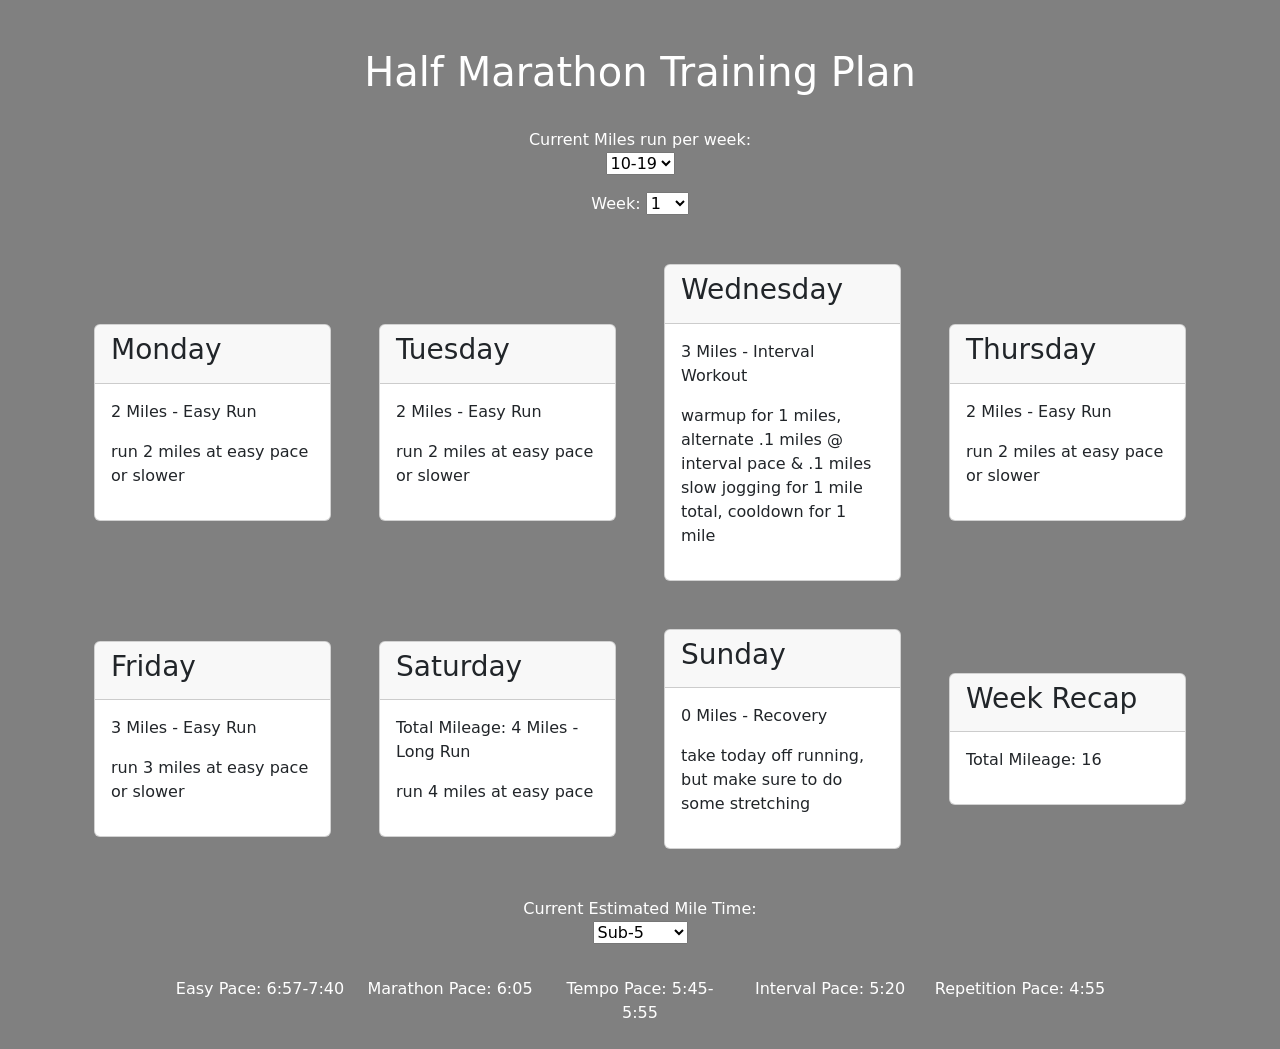
<file: index.html>
<!DOCTYPE html>
<html lang="en">
  <head>
    <meta charset="UTF-8">
    <meta name="viewport" content="width=device-width, initial-scale=1.0">
    <meta http-equiv="X-UA-Compatible" content="ie=edge">
    <title>Running Plans</title>
    <link href="https://cdn.jsdelivr.net/npm/bootstrap@5.3.2/dist/css/bootstrap.min.css" rel="stylesheet" integrity="sha384-T3c6CoIi6uLrA9TneNEoa7RxnatzjcDSCmG1MXxSR1GAsXEV/Dwwykc2MPK8M2HN" crossorigin="anonymous">
    <link rel="stylesheet" href="styles.css">
  </head>
  <body>
    <div class="container">
        <header class="text-center mt-5">
            <h1 class="text-white">Half Marathon Training Plan</h1>
        </header>
        <div class="row justify-content-center">
            <div class="col-md-3 pt-4 pb-2 text-center">
                <label class="text-white">Current Miles run per week: </label>
                <select id="current-miles-per-week" onchange="changeWeeklyDisplay(week.value, plan.value)">
                    <option value="0">10-19</option>
                    <option value="1">20-29</option>
                    <option value="2">30-39</option>
                    <option value="3">40-59</option>
                    <option value="4">60+</option>
                </select>
            </div>
        </div>
        <div class="row justify-content-center">
            <div class="col-md-3 pb-4 pt-2 text-center">
                <label class="text-white">Week: </label>
                <select id="week" onchange="changeWeeklyDisplay(week.value, plan.value)">
                    <option>1</option>
                    <option>2</option>
                    <option>3</option>
                    <option>4</option>
                    <option>5</option>
                    <option>6</option>
                    <option>7</option>
                    <option>8</option>
                    <option>9</option>
                    <option>10</option>
                    <option>11</option>
                    <option>12</option>
                </select>
            </div>
        </div>
    </div>
    <div id="full-output" class="container">
        <div class="row">
            <div class="col">
            </div>
        </div>
        <div class="row equal-height-row d-flex flex-wrap align-items-center">
            <div class="col-lg-3 col-md-6 p-4 d-flex flex-column justify-content-between">
                <div class="daily-plan card col" id="monday">
                    <div class="card-header">
                        <h3>Monday</h3>
                    </div>
                    <div class="card-body">
                        <p><span class="daily-mileage" id="monday-miles"></span> Miles - <span class="daily-workout-type" id="monday-workout-type"></span></p>
                        <p><span class="daily-instructions" id="monday-instructions"></span></p>
                    </div>
                </div>
            </div>
            <div class="col-lg-3 col-md-6 p-4 d-flex flex-column justify-content-between">
                <div class="daily-plan card col" id="tuesday">
                    <div class="card-header">
                        <h3>Tuesday</h3>
                    </div>
                    <div class="card-body">
                        <p><span class="daily-mileage" id="tuesday-miles"></span> Miles - <span class="daily-workout-type" id="tuesday-workout-type"></span></p>
                        <p><span class="daily-instructions" id="tuesday-instructions"></span></p>
                    </div>
                </div>
            </div>
            <div class="col-lg-3 col-md-6 p-4 d-flex flex-column justify-content-between">
                <div class="daily-plan card col" id="wednesday">
                    <div class="card-header">
                        <h3>Wednesday</h3>
                    </div>
                    <div class="card-body">
                        <p><span class="daily-mileage" id="wednesday-miles"></span> Miles - <span class="daily-workout-type" id="wednesday-workout-type"></span></p>
                        <p><span class="daily-instructions" id="wednesday-instructions"></span></p>
                    </div>
                </div>
            </div>
            <div class="col-lg-3 col-md-6 p-4 d-flex flex-column justify-content-between">
                <div class="daily-plan card" id="thursday">
                    <div class="card-header">
                        <h3>Thursday</h3>
                    </div>
                    <div class="card-body">
                        <p><span class="daily-mileage" id="thursday-miles"></span> Miles - <span class="daily-workout-type" id="thursday-workout-type"></span></p>
                        <p><span class="daily-instructions" id="thursday-instructions"></span></p>
                    </div>
                </div>
            </div>
        </div>
        <div class="row equal-height-row d-flex flex-wrap align-items-center">
            <div class="col-lg-3 col-md-6 p-4 d-flex flex-column justify-content-between">
                <div class="daily-plan card" id="friday">
                    <div class="card-header">
                        <h3>Friday</h3>
                    </div>
                    <div class="card-body">
                        <p><span class="daily-mileage" id="friday-miles"></span> Miles - <span class="daily-workout-type" id="friday-workout-type"></span></p>
                        <p><span class="daily-instructions" id="friday-instructions"></span></p>
                    </div>
                </div>
            </div>
            <div class="col-lg-3 col-md-6 p-4 d-flex flex-column justify-content-between">
                <div class="daily-plan card" id="saturday">
                    <div class="card-header">
                        <h3>Saturday</h3>
                    </div>
                    <div class="card-body">
                        <p>Total Mileage: <span class="daily-mileage" id="saturday-miles"></span> Miles - <span class="daily-workout-type" id="saturday-workout-type"></span></p>
                        <p><span class="daily-instructions" id="saturday-instructions"></span></p>
                    </div>
                </div>
            </div>
            <div class="col-lg-3 col-md-6 p-4 d-flex flex-column justify-content-between">
                <div class="daily-plan card" id="sunday">
                    <div class="card-header">
                        <h3>Sunday</h3>
                    </div>
                    <div class="card-body">
                        <p><span class="daily-mileage" id="sunday-miles"></span> Miles - <span class="daily-workout-type" id="sunday-workout-type"></span></p>
                        <p><span class="daily-instructions" id="sunday-instructions"></span></p>
                    </div>
                </div>
            </div>
            <div class="col-lg-3 col-md-6 p-4 d-flex flex-column justify-content-between">
                <div class="daily-plan card" id="weekly-total">
                    <div class="card-header">
                        <h3>Week Recap</h3>
                    </div>
                    <div class="card-body">
                        <p>Total Mileage: <span class="weekly-mileage" id="weekly-miles"></span></p>
                    </div>
                </div>
            </div>
        </div>
        <div class="row justify-content-center">
            <div class="col-md-4 p-4 text-center">
                <label class="text-white">Current Estimated Mile Time: </label>
                <select id="pace" onchange="changePacingDisplay(pace.value)">
                    <option value="0">Sub-5</option>
                    <option value="1">5-5:59</option>
                    <option value="2">6-6:59</option>
                    <option value="3">7-7:59</option>
                    <option value="4">8-8:59</option>
                    <option value="5">9-9:59</option>
                    <option value="6">10-10:59</option>
                    <option value="7">11-11:59</option>
                    <option value="8">12-12:59</option>
                    <option value="9">13-13:59</option>
                    <option value="10">14-14:59</option>
                    <option value="11">15+</option>
                </select>
            </div>
        </div>
        <div class="row justify-content-center">
            <div id="pacing" class="col-lg-2 col-md-4 p-2 d-flex flex-column justify-content-between text-center">
                <p class="text-white">Easy Pace: <span id="easy-pace"></span></p>
            </div>
            <div id="pacing" class="col-lg-2 col-md-4 p-2 d-flex flex-column justify-content-between text-center">
                <p class="text-white">Marathon Pace: <span id="marathon-pace"></span></p>
            </div>
            <div id="pacing" class="col-lg-2 col-md-4 p-2 d-flex flex-column justify-content-between text-center">
                <p class="text-white">Tempo Pace: <span id="tempo-pace"></span></p>
            </div>
            <div id="pacing" class="col-lg-2 col-md-4 p-2 d-flex flex-column justify-content-between text-center">
                <p class="text-white">Interval Pace: <span id="interval-pace"></span></p>
            </div>
            <div id="pacing" class="col-lg-2 col-md-4 p-2 d-flex flex-column justify-content-between text-center">
                <p class="text-white">Repetition Pace: <span id="repetition-pace"></span></p>
            </div>
        </div>
    </div>
    <script src="https://cdn.jsdelivr.net/npm/bootstrap@5.3.2/dist/js/bootstrap.bundle.min.js" integrity="sha384-C6RzsynM9kWDrMNeT87bh95OGNyZPhcTNXj1NW7RuBCsyN/o0jlpcV8Qyq46cDfL" crossorigin="anonymous"></script>
	<script src="script.js"></script>
  </body>
</html>
</file>
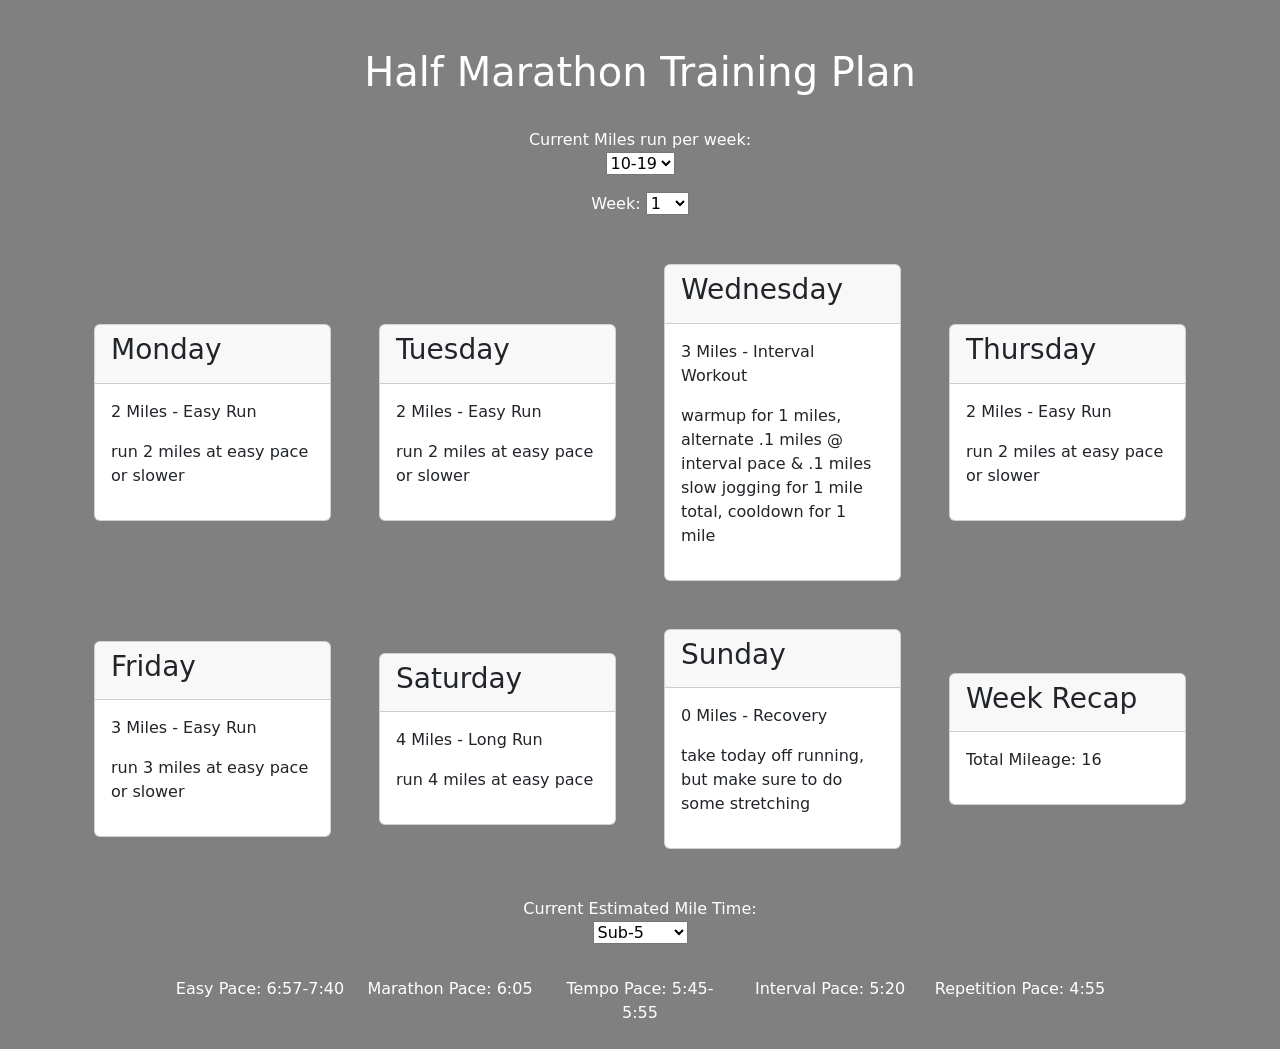
<file: www/index.html>
<!DOCTYPE html>
<html lang="en">
  <head>
    <meta charset="UTF-8">
    <meta name="viewport" content="width=device-width, initial-scale=1.0">
    <meta http-equiv="X-UA-Compatible" content="ie=edge">
    <title>The Running Central - Half Marathon Plan</title>
    <link href="https://cdn.jsdelivr.net/npm/bootstrap@5.3.2/dist/css/bootstrap.min.css" rel="stylesheet" integrity="sha384-T3c6CoIi6uLrA9TneNEoa7RxnatzjcDSCmG1MXxSR1GAsXEV/Dwwykc2MPK8M2HN" crossorigin="anonymous">
    <link rel="stylesheet" href="css/styles.css">
    <script async src="https://pagead2.googlesyndication.com/pagead/js/adsbygoogle.js?client=ca-pub-5443760017915120"
     crossorigin="anonymous"></script>
  </head>
  <body>
    <div class="container">
        <header class="text-center mt-5">
            <h1 class="text-white">Half Marathon Training Plan</h1>
        </header>
        <div class="row justify-content-center">
            <div class="col-md-3 pt-4 pb-2 text-center">
                <label class="text-white">Current Miles run per week: </label>
                <select class="selectpicker" id="current-miles-per-week" onchange="changeWeeklyDisplay(week.value, plan.value)">
                    <option value="0">10-19</option>
                    <option value="1">20-29</option>
                    <option value="2">30-39</option>
                    <option value="3">40-59</option>
                    <option value="4">60+</option>
                </select>
            </div>
        </div>
        <div class="row justify-content-center">
            <div class="col-md-3 pb-4 pt-2 text-center">
                <label class="text-white">Week: </label>
                <select id="week" onchange="changeWeeklyDisplay(week.value, plan.value)">
                    <option>1</option>
                    <option>2</option>
                    <option>3</option>
                    <option>4</option>
                    <option>5</option>
                    <option>6</option>
                    <option>7</option>
                    <option>8</option>
                    <option>9</option>
                    <option>10</option>
                    <option>11</option>
                    <option>12</option>
                </select>
            </div>
        </div>
    </div>
    <div id="full-output" class="container">
        <div class="row">
            <div class="col">
            </div>
        </div>
        <div class="row equal-height-row d-flex flex-wrap align-items-center">
            <div class="col-lg-3 col-md-6 p-4 d-flex flex-column justify-content-between">
                <div class="daily-plan card col" id="monday">
                    <div class="card-header">
                        <h3>Monday</h3>
                    </div>
                    <div class="card-body">
                        <p><span class="daily-mileage" id="monday-miles"></span> Miles - <span class="daily-workout-type" id="monday-workout-type"></span></p>
                        <p><span class="daily-instructions" id="monday-instructions"></span></p>
                    </div>
                </div>
            </div>
            <div class="col-lg-3 col-md-6 p-4 d-flex flex-column justify-content-between">
                <div class="daily-plan card col" id="tuesday">
                    <div class="card-header">
                        <h3>Tuesday</h3>
                    </div>
                    <div class="card-body">
                        <p><span class="daily-mileage" id="tuesday-miles"></span> Miles - <span class="daily-workout-type" id="tuesday-workout-type"></span></p>
                        <p><span class="daily-instructions" id="tuesday-instructions"></span></p>
                    </div>
                </div>
            </div>
            <div class="col-lg-3 col-md-6 p-4 d-flex flex-column justify-content-between">
                <div class="daily-plan card col" id="wednesday">
                    <div class="card-header">
                        <h3>Wednesday</h3>
                    </div>
                    <div class="card-body">
                        <p><span class="daily-mileage" id="wednesday-miles"></span> Miles - <span class="daily-workout-type" id="wednesday-workout-type"></span></p>
                        <p><span class="daily-instructions" id="wednesday-instructions"></span></p>
                    </div>
                </div>
            </div>
            <div class="col-lg-3 col-md-6 p-4 d-flex flex-column justify-content-between">
                <div class="daily-plan card" id="thursday">
                    <div class="card-header">
                        <h3>Thursday</h3>
                    </div>
                    <div class="card-body">
                        <p><span class="daily-mileage" id="thursday-miles"></span> Miles - <span class="daily-workout-type" id="thursday-workout-type"></span></p>
                        <p><span class="daily-instructions" id="thursday-instructions"></span></p>
                    </div>
                </div>
            </div>
        </div>
        <div class="row equal-height-row d-flex flex-wrap align-items-center">
            <div class="col-lg-3 col-md-6 p-4 d-flex flex-column justify-content-between">
                <div class="daily-plan card" id="friday">
                    <div class="card-header">
                        <h3>Friday</h3>
                    </div>
                    <div class="card-body">
                        <p><span class="daily-mileage" id="friday-miles"></span> Miles - <span class="daily-workout-type" id="friday-workout-type"></span></p>
                        <p><span class="daily-instructions" id="friday-instructions"></span></p>
                    </div>
                </div>
            </div>
            <div class="col-lg-3 col-md-6 p-4 d-flex flex-column justify-content-between">
                <div class="daily-plan card" id="saturday">
                    <div class="card-header">
                        <h3>Saturday</h3>
                    </div>
                    <div class="card-body">
                        <p><span class="daily-mileage" id="saturday-miles"></span> Miles - <span class="daily-workout-type" id="saturday-workout-type"></span></p>
                        <p><span class="daily-instructions" id="saturday-instructions"></span></p>
                    </div>
                </div>
            </div>
            <div class="col-lg-3 col-md-6 p-4 d-flex flex-column justify-content-between">
                <div class="daily-plan card" id="sunday">
                    <div class="card-header">
                        <h3>Sunday</h3>
                    </div>
                    <div class="card-body">
                        <p><span class="daily-mileage" id="sunday-miles"></span> Miles - <span class="daily-workout-type" id="sunday-workout-type"></span></p>
                        <p><span class="daily-instructions" id="sunday-instructions"></span></p>
                    </div>
                </div>
            </div>
            <div class="col-lg-3 col-md-6 p-4 d-flex flex-column justify-content-between">
                <div class="daily-plan card" id="weekly-total">
                    <div class="card-header">
                        <h3>Week Recap</h3>
                    </div>
                    <div class="card-body">
                        <p>Total Mileage: <span class="weekly-mileage" id="weekly-miles"></span></p>
                    </div>
                </div>
            </div>
        </div>
        <div class="row justify-content-center">
            <div class="col-md-4 p-4 text-center">
                <label class="text-white">Current Estimated Mile Time: </label>
                <select id="pace" onchange="changePacingDisplay(pace.value)">
                    <option value="0">Sub-5</option>
                    <option value="1">5-5:59</option>
                    <option value="2">6-6:59</option>
                    <option value="3">7-7:59</option>
                    <option value="4">8-8:59</option>
                    <option value="5">9-9:59</option>
                    <option value="6">10-10:59</option>
                    <option value="7">11-11:59</option>
                    <option value="8">12-12:59</option>
                    <option value="9">13-13:59</option>
                    <option value="10">14-14:59</option>
                    <option value="11">15+</option>
                </select>
            </div>
        </div>
        <div class="row justify-content-center">
            <div id="pacing" class="col-lg-2 col-md-4 p-2 d-flex flex-column justify-content-between text-center">
                <p class="text-white">Easy Pace: <span id="easy-pace"></span></p>
            </div>
            <div id="pacing" class="col-lg-2 col-md-4 p-2 d-flex flex-column justify-content-between text-center">
                <p class="text-white">Marathon Pace: <span id="marathon-pace"></span></p>
            </div>
            <div id="pacing" class="col-lg-2 col-md-4 p-2 d-flex flex-column justify-content-between text-center">
                <p class="text-white">Tempo Pace: <span id="tempo-pace"></span></p>
            </div>
            <div id="pacing" class="col-lg-2 col-md-4 p-2 d-flex flex-column justify-content-between text-center">
                <p class="text-white">Interval Pace: <span id="interval-pace"></span></p>
            </div>
            <div id="pacing" class="col-lg-2 col-md-4 p-2 d-flex flex-column justify-content-between text-center">
                <p class="text-white">Repetition Pace: <span id="repetition-pace"></span></p>
            </div>
        </div>
    </div>
    <script src="https://cdn.jsdelivr.net/npm/bootstrap@5.3.2/dist/js/bootstrap.bundle.min.js" integrity="sha384-C6RzsynM9kWDrMNeT87bh95OGNyZPhcTNXj1NW7RuBCsyN/o0jlpcV8Qyq46cDfL" crossorigin="anonymous"></script>
	<script src="js/script.js"></script>
  </body>
</html>
</file>
<file: styles.css>
body {
    background-color: gray;
}

.daily-workout-type {
    text-transform: capitalize;
}
</file>
<file: www/css/styles.css>
body {
    background-color: gray;
}

.daily-workout-type {
    text-transform: capitalize;
}
</file>
